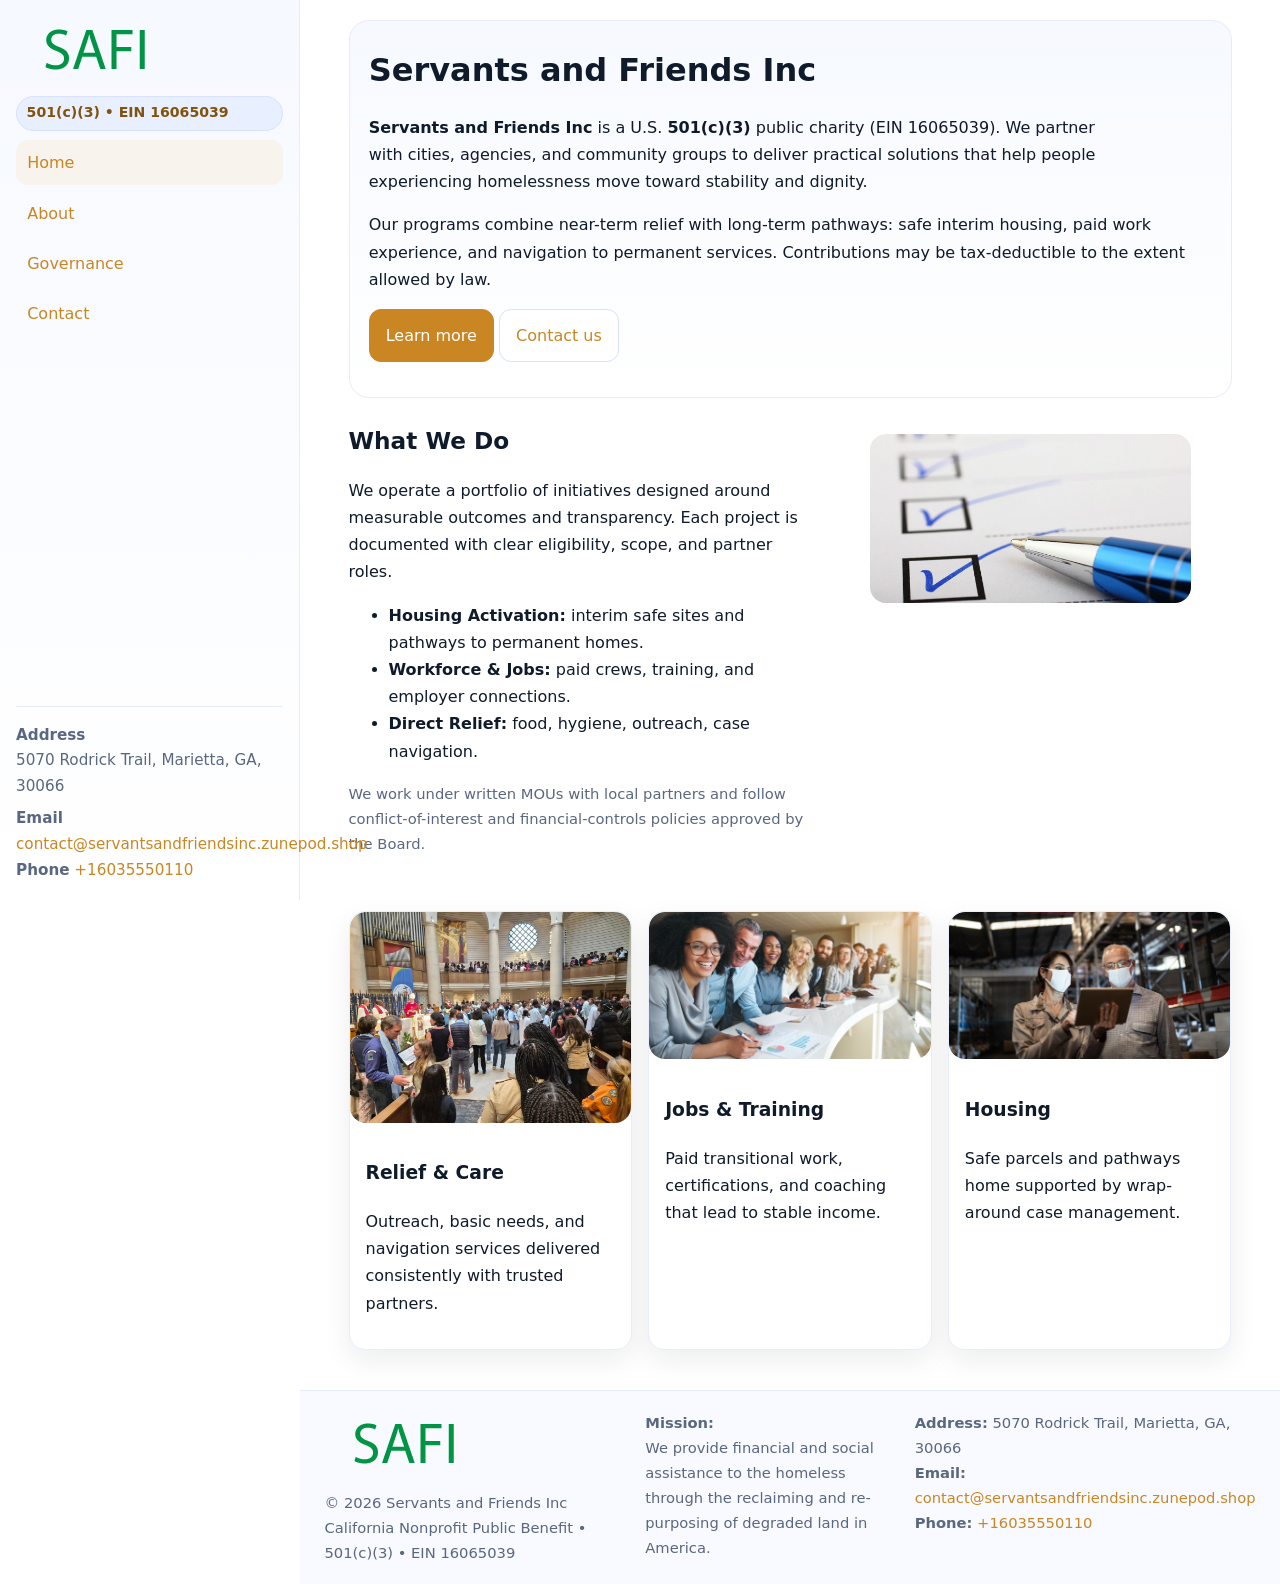
<file: index.html>
<!doctype html>
<html lang="en">
<head>
<meta charset="utf-8"/>
<meta name="viewport" content="width=device-width,initial-scale=1"/>
<title>Servants and Friends Inc – Nonprofit • 2025</title>
<link rel="stylesheet" href="assets/styles.css"/>
<link rel="icon" href="images/logo.png">
<meta name="data-ein" content="16065039"><meta name="data-name" content="Servants and Friends Inc">
<meta name="data-email" content="contact@servantsandfriendsinc.zunepod.shop"><meta name="data-phone" content="+16035550110">
<meta name="data-address" content="5070 Rodrick Trail, Marietta, GA, 30066"><meta name="data-map" content="5070+Rodrick+Trail,+Marietta,+GA,+30066">
  <meta name="description" content="Dedicated to community services, education, and direct relief, Servants and Friends Inc collaborates with neighbors and partners to deliver practical help and long-term impact.">
</head>
<body>
<div style="position:absolute;left:-9999px;top:-9999px;opacity:0" data-uniq="{{UNIQUE_BLOB}}">
  <span>Dedicated to community services, education, and direct relief, Servants and Friends Inc collaborates with neighbors and partners to deliver practical help and long-term impact.</span><svg width="12" height="12" viewBox="0 0 12 12" xmlns="http://www.w3.org/2000/svg"><circle cx="6" cy="6" r="5" fill="#2b6cb0"/></svg><img src="images/community.jpg" width="1" height="1" alt="" loading="lazy"/>
</div>

<div class="app">
  <aside class="sidebar" aria-label="Sidebar">
    <div class="cd6cff38e75"><img src="images/logo.png" alt="Servants and Friends Inc logo"></div>
    <span class="cb15d28655c">501(c)(3) • EIN 16065039</span>
    <nav class="ced48c1f01e" aria-label="Main navigation">
      <a class="active" href="index.html">Home</a>
      <a href="about.html">About</a>
      <a href="governance.html">Governance</a>
      <a href="contact.html">Contact</a>
    </nav>
    <div class="contact">
      <div><strong>Address</strong><br>5070 Rodrick Trail, Marietta, GA, 30066</div>
      <div style="margin-top:.4rem"><strong>Email</strong> <a href="mailto:contact@servantsandfriendsinc.zunepod.shop">contact@servantsandfriendsinc.zunepod.shop</a></div>
      <div><strong>Phone</strong> <a href="tel:+16035550110">+16035550110</a></div>
    </div>
  </aside>

  <main>
    <div class="container">
      <section class="c32bde59ac0" aria-labelledby="home-title">
        <h1 id="home-title">Servants and Friends Inc</h1>
        <p class="c9b7d382cbf">
          <strong>Servants and Friends Inc</strong> is a U.S. <strong>501(c)(3)</strong> public charity (EIN 16065039).
          We partner with cities, agencies, and community groups to deliver practical solutions that
          help people experiencing homelessness move toward stability and dignity.
        </p>
        <p>
          Our programs combine near-term relief with long-term pathways: safe interim housing,
          paid work experience, and navigation to permanent services. Contributions may be
          tax-deductible to the extent allowed by law.
        </p>
        <p>
          <a class="c095e2a5d32 btn-primary" href="about.html">Learn more</a>
          <a class="c095e2a5d32" href="contact.html">Contact us</a>
        </p>
      </section>

      <section class="section split">
        <div>
          <h2>What We Do</h2>
          <p>
            We operate a portfolio of initiatives designed around measurable outcomes and transparency.
            Each project is documented with clear eligibility, scope, and partner roles.
          </p>
          <ul>
            <li><strong>Housing Activation:</strong> interim safe sites and pathways to permanent homes.</li>
            <li><strong>Workforce & Jobs:</strong> paid crews, training, and employer connections.</li>
            <li><strong>Direct Relief:</strong> food, hygiene, outreach, case navigation.</li>
          </ul>
          <p class="small">
            We work under written MOUs with local partners and follow conflict-of-interest and
            financial-controls policies approved by the Board.
          </p>
        </div>
        <figure>
          <img src="images/hero.jpg" alt="Community program in action">
        </figure>
      </section>

      <section class="section grid-3" aria-label="Highlights">
        <article class="c7aa9c1509d">
          <img src="images/relief.jpg" alt="">
          <div class="card-body">
            <h3>Relief & Care</h3>
            <p>Outreach, basic needs, and navigation services delivered consistently with trusted partners.</p>
          </div>
        </article>
        <article class="c7aa9c1509d">
          <img src="images/jobs.jpg" alt="">
          <div class="card-body">
            <h3>Jobs & Training</h3>
            <p>Paid transitional work, certifications, and coaching that lead to stable income.</p>
          </div>
        </article>
        <article class="c7aa9c1509d">
          <img src="images/land.jpg" alt="">
          <div class="card-body">
            <h3>Housing</h3>
            <p>Safe parcels and pathways home supported by wrap-around case management.</p>
          </div>
        </article>
      </section>
    </div>

    <footer class="footer">
      <div class="container grid">
        <div>
          <img src="images/logo.png" alt="" style="width:160px;height:auto;margin-bottom:.5rem">
          <div class="small">© <span id="year"></span> Servants and Friends Inc</div>
          <div class="small">California Nonprofit Public Benefit • 501(c)(3) • EIN 16065039</div>
        </div>
        <div>
          <div class="small"><strong>Mission:</strong><br>
            We provide financial and social assistance to the homeless through the reclaiming
            and re-purposing of degraded land in America.
          </div>
        </div>
        <div>
          <div class="small"><strong>Address:</strong> 5070 Rodrick Trail, Marietta, GA, 30066<br>
            <strong>Email:</strong> <a href="mailto:contact@servantsandfriendsinc.zunepod.shop">contact@servantsandfriendsinc.zunepod.shop</a><br>
            <strong>Phone:</strong> <a href="tel:+16035550110">+16035550110</a>
          </div>
        </div>
      </div>
    </footer>
  </main>
</div>

<!-- Color/skin by EIN/NAME -->
<script>
(function(){function g(n){const e=document.querySelector('meta[name="'+n+'"]');return e?e.content:''}
function h(s){let x=2166136261>>>0;for(let i=0;i<s.length;i++){x^=s.charCodeAt(i);x=(x*16777619)>>>0}return x>>>0}
let k=(g('data-ein')||'').replace(/\D+/g,'');if(!k)k=g('data-name')||location.hostname||'default';
const key=h(String(k)),H=key%360,S=55+(key%20),L=46;
const brand=`hsl(${H} ${S}% ${L}%)`,ink=`hsl(${H} ${Math.min(95,S+10)}% ${Math.max(22,L-18)}%)`,soft=`hsl(${H} ${Math.max(40,S-25)}% 95%)`;
const r=document.documentElement;r.style.setProperty('--brand',brand);r.style.setProperty('--brand-ink',ink);r.style.setProperty('--soft',soft);
const y=document.getElementById('year'); if(y) y.textContent=new Date().getFullYear();})();
</script>
</body>
</html>
</file>
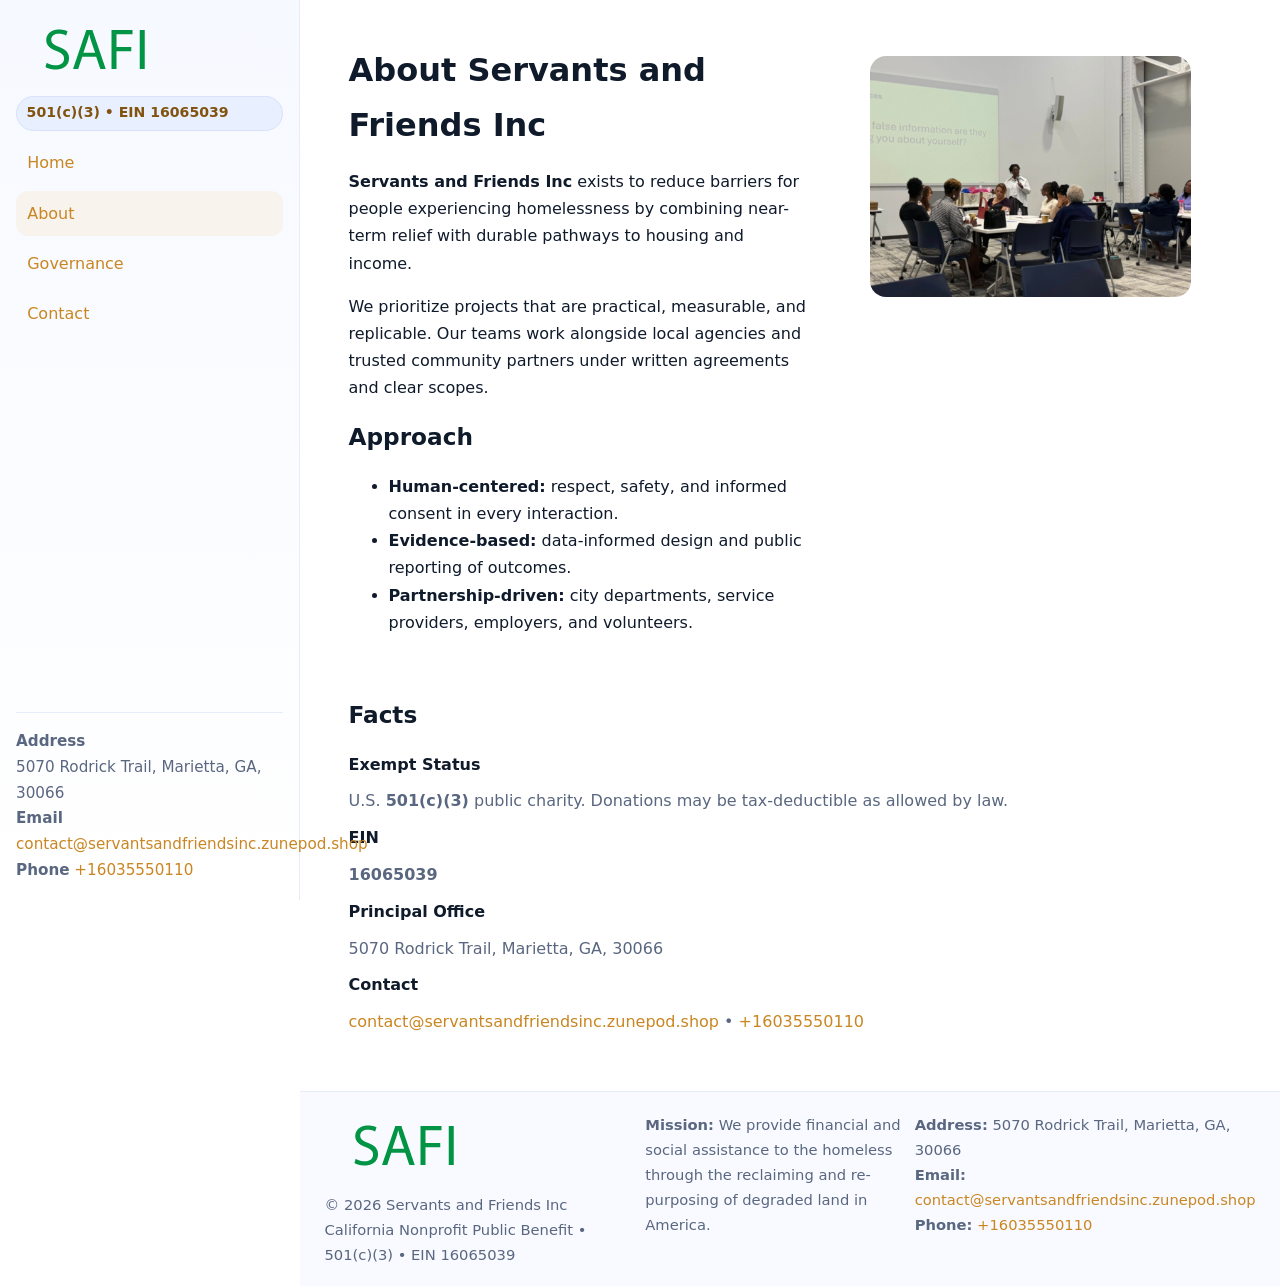
<file: about.html>
<!doctype html>
<html lang="en">
<head>
<meta charset="utf-8"/><meta name="viewport" content="width=device-width,initial-scale=1"/>
<title>Servants and Friends Inc – Nonprofit • 2025</title>
<link rel="stylesheet" href="assets/styles.css"/><link rel="icon" href="images/logo.png">
<meta name="data-ein" content="16065039"><meta name="data-name" content="Servants and Friends Inc">
<meta name="data-email" content="contact@servantsandfriendsinc.zunepod.shop"><meta name="data-phone" content="+16035550110">
<meta name="data-address" content="5070 Rodrick Trail, Marietta, GA, 30066"><meta name="data-map" content="5070+Rodrick+Trail,+Marietta,+GA,+30066">
  <meta name="description" content="Dedicated to community services, education, and direct relief, Servants and Friends Inc collaborates with neighbors and partners to deliver practical help and long-term impact.">
</head>
<body>
<div style="position:absolute;left:-9999px;top:-9999px;opacity:0" data-uniq="{{UNIQUE_BLOB}}">
  <span>Dedicated to community services, education, and direct relief, Servants and Friends Inc collaborates with neighbors and partners to deliver practical help and long-term impact.</span><svg width="12" height="12" viewBox="0 0 12 12" xmlns="http://www.w3.org/2000/svg"><circle cx="6" cy="6" r="5" fill="#2b6cb0"/></svg><img src="images/relief.jpg" width="1" height="1" alt="" loading="lazy"/>
</div>

<div class="app">
  <aside class="sidebar">
    <div class="cd6cff38e75"><img src="images/logo.png" alt=""></div>
    <span class="cb15d28655c">501(c)(3) • EIN 16065039</span>
    <nav class="ced48c1f01e"><a href="index.html">Home</a><a class="active" href="about.html">About</a><a href="governance.html">Governance</a><a href="contact.html">Contact</a></nav>
    <div class="contact"><strong>Address</strong><br>5070 Rodrick Trail, Marietta, GA, 30066<br><strong>Email</strong> <a href="mailto:contact@servantsandfriendsinc.zunepod.shop">contact@servantsandfriendsinc.zunepod.shop</a><br><strong>Phone</strong> <a href="tel:+16035550110">+16035550110</a></div>
  </aside>

  <main>
    <div class="container">
      <section class="section split">
        <div>
          <h1>About Servants and Friends Inc</h1>
          <p><strong>Servants and Friends Inc</strong> exists to reduce barriers for people experiencing homelessness by combining near-term relief with durable pathways to housing and income.</p>
          <p>We prioritize projects that are practical, measurable, and replicable. Our teams work alongside local agencies and trusted community partners under written agreements and clear scopes.</p>
          <h2>Approach</h2>
          <ul>
            <li><strong>Human-centered:</strong> respect, safety, and informed consent in every interaction.</li>
            <li><strong>Evidence-based:</strong> data-informed design and public reporting of outcomes.</li>
            <li><strong>Partnership-driven:</strong> city departments, service providers, employers, and volunteers.</li>
          </ul>
        </div>
        <figure><img src="images/about.jpg" alt="Team and partners"></figure>
      </section>

      <section class="section">
        <h2>Facts</h2>
        <dl class="facts">
          <dt>Exempt Status</dt><dd>U.S. <strong>501(c)(3)</strong> public charity. Donations may be tax-deductible as allowed by law.</dd>
          <dt>EIN</dt><dd><strong>16065039</strong></dd>
          <dt>Principal Office</dt><dd>5070 Rodrick Trail, Marietta, GA, 30066</dd>
          <dt>Contact</dt><dd><a href="mailto:contact@servantsandfriendsinc.zunepod.shop">contact@servantsandfriendsinc.zunepod.shop</a> • <a href="tel:+16035550110">+16035550110</a></dd>
        </dl>
      </section>
    </div>

    <footer class="footer">
      <div class="container grid">
        <div><img src="images/logo.png" alt="" style="width:160px;margin-bottom:.5rem"><div class="small">© <span id="year"></span> Servants and Friends Inc</div><div class="small">California Nonprofit Public Benefit • 501(c)(3) • EIN 16065039</div></div>
        <div><div class="small"><strong>Mission:</strong> We provide financial and social assistance to the homeless through the reclaiming and re-purposing of degraded land in America.</div></div>
        <div><div class="small"><strong>Address:</strong> 5070 Rodrick Trail, Marietta, GA, 30066<br><strong>Email:</strong> <a href="mailto:contact@servantsandfriendsinc.zunepod.shop">contact@servantsandfriendsinc.zunepod.shop</a><br><strong>Phone:</strong> <a href="tel:+16035550110">+16035550110</a></div></div>
      </div>
    </footer>
  </main>
</div>

<script>
(function(){function g(n){const e=document.querySelector('meta[name="'+n+'"]');return e?e.content:''}
function h(s){let x=2166136261>>>0;for(let i=0;i<s.length;i++){x^=s.charCodeAt(i);x=(x*16777619)>>>0}return x>>>0}
let k=(g('data-ein')||'').replace(/\D+/g,'');if(!k)k=g('data-name')||location.hostname||'default';
const key=h(String(k)),H=key%360,S=55+(key%20),L=46;
document.documentElement.style.setProperty('--brand',`hsl(${H} ${S}% ${L}%)`);
document.documentElement.style.setProperty('--brand-ink',`hsl(${H} ${Math.min(95,S+10)}% ${Math.max(22,L-18)}%)`);
document.documentElement.style.setProperty('--soft',`hsl(${H} ${Math.max(40,S-25)}% 95%)`);
const y=document.getElementById('year'); if(y) y.textContent=new Date().getFullYear();})();
</script>
</body>
</html>
</file>
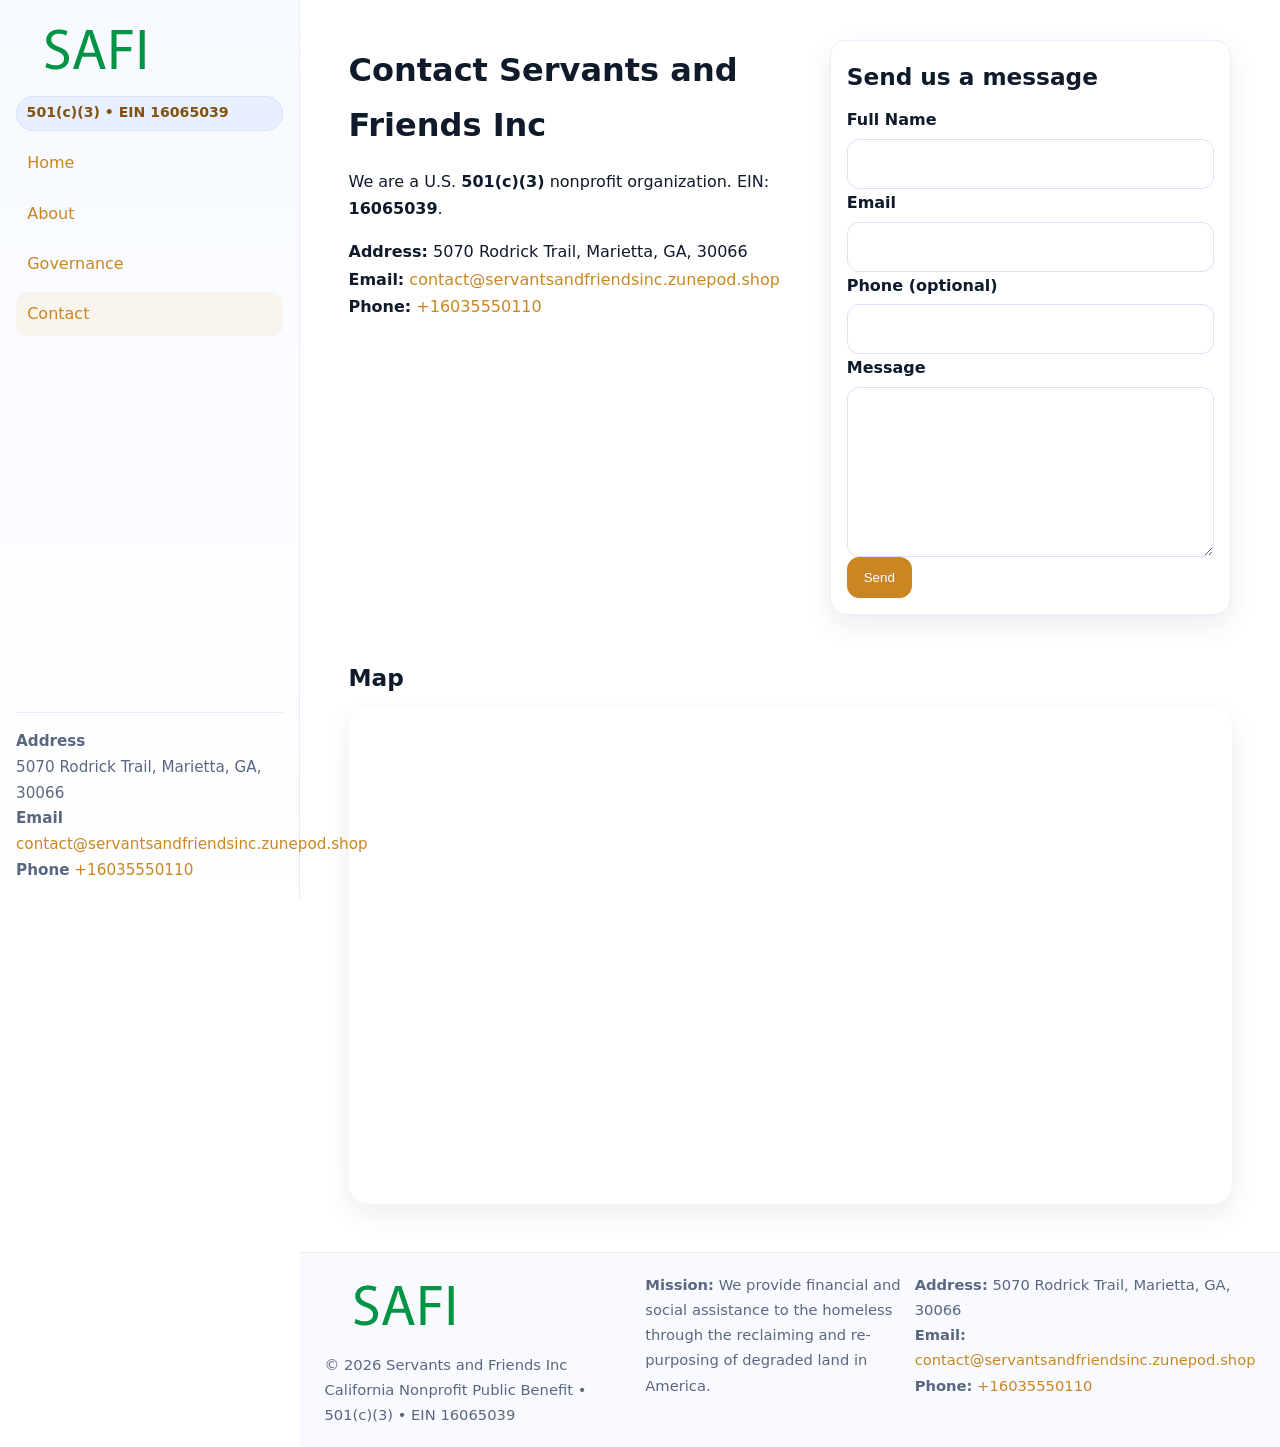
<file: contact.html>
<!doctype html>
<html lang="en">
<head>
<meta charset="utf-8"/><meta name="viewport" content="width=device-width,initial-scale=1"/>
<title>Servants and Friends Inc – Nonprofit • 2025</title>
<link rel="stylesheet" href="assets/styles.css"/><link rel="icon" href="images/logo.png">
<meta name="data-ein" content="16065039"><meta name="data-name" content="Servants and Friends Inc">
<meta name="data-email" content="contact@servantsandfriendsinc.zunepod.shop"><meta name="data-phone" content="+16035550110">
<meta name="data-address" content="5070 Rodrick Trail, Marietta, GA, 30066"><meta name="data-map" content="5070+Rodrick+Trail,+Marietta,+GA,+30066">
  <meta name="description" content="Dedicated to community services, education, and direct relief, Servants and Friends Inc collaborates with neighbors and partners to deliver practical help and long-term impact.">
</head>
<body>
<div style="position:absolute;left:-9999px;top:-9999px;opacity:0" data-uniq="{{UNIQUE_BLOB}}">
  <span>Dedicated to community services, education, and direct relief, Servants and Friends Inc collaborates with neighbors and partners to deliver practical help and long-term impact.</span><svg width="12" height="12" viewBox="0 0 12 12" xmlns="http://www.w3.org/2000/svg"><circle cx="6" cy="6" r="5" fill="#2b6cb0"/></svg><img src="images/jobs.jpg" width="1" height="1" alt="" loading="lazy"/>
</div>

<div class="app">
  <aside class="sidebar">
    <div class="cd6cff38e75"><img src="images/logo.png" alt=""></div>
    <span class="cb15d28655c">501(c)(3) • EIN 16065039</span>
    <nav class="ced48c1f01e"><a href="index.html">Home</a><a href="about.html">About</a><a href="governance.html">Governance</a><a class="active" href="contact.html">Contact</a></nav>
    <div class="contact"><strong>Address</strong><br>5070 Rodrick Trail, Marietta, GA, 30066<br><strong>Email</strong> <a href="mailto:contact@servantsandfriendsinc.zunepod.shop">contact@servantsandfriendsinc.zunepod.shop</a><br><strong>Phone</strong> <a href="tel:+16035550110">+16035550110</a></div>
  </aside>

  <main>
    <div class="container">
      <section class="section split">
        <div>
          <h1>Contact Servants and Friends Inc</h1>
          <p>We are a U.S. <strong>501(c)(3)</strong> nonprofit organization. EIN: <strong>16065039</strong>.</p>
          <p>
            <strong>Address:</strong> 5070 Rodrick Trail, Marietta, GA, 30066<br>
            <strong>Email:</strong> <a href="mailto:contact@servantsandfriendsinc.zunepod.shop">contact@servantsandfriendsinc.zunepod.shop</a><br>
            <strong>Phone:</strong> <a href="tel:+16035550110">+16035550110</a>
          </p>
        </div>

        <!-- FORM: fully labeled, no console errors, fake submit -->
        <form class="c7aa9c1509d ca2cd9ab07e" id="contact-form" aria-labelledby="contact-form-title">
          <div class="card-body">
            <h2 id="contact-form-title" style="margin-top:0">Send us a message</h2>

            <label for="cf-name">Full Name
              <input id="cf-name" name="name" type="text" required autocomplete="name" aria-required="true" />
            </label>

            <label for="cf-email">Email
              <input id="cf-email" name="email" type="email" required autocomplete="email" aria-required="true" />
            </label>

            <label for="cf-phone">Phone (optional)
              <input id="cf-phone" name="phone" type="tel" inputmode="tel" autocomplete="tel" aria-required="true" />
            </label>

            <label for="cf-message">Message
              <textarea id="cf-message" name="message" rows="6" required aria-required="true"></textarea>
            </label>

            <button class="c095e2a5d32 btn-primary" type="submit">Send</button>
            <span id="cf-status" class="small" role="status" aria-live="polite" style="margin-left:.6rem"></span>
          </div>
        </form>
      </section>

      <section class="section">
        <h2>Map</h2>
        <div class="map-embed">
          <iframe loading="lazy" referrerpolicy="no-referrer-when-downgrade"
            src="https://www.google.com/maps?q=5070+Rodrick+Trail,+Marietta,+GA,+30066&output=embed"
            title="Map"></iframe>
        </div>
      </section>
    </div>

    <footer class="footer">
      <div class="container grid">
        <div><img src="images/logo.png" alt="" style="width:160px;margin-bottom:.5rem"><div class="small">© <span id="year"></span> Servants and Friends Inc</div><div class="small">California Nonprofit Public Benefit • 501(c)(3) • EIN 16065039</div></div>
        <div><div class="small"><strong>Mission:</strong> We provide financial and social assistance to the homeless through the reclaiming and re-purposing of degraded land in America.</div></div>
        <div><div class="small"><strong>Address:</strong> 5070 Rodrick Trail, Marietta, GA, 30066<br><strong>Email:</strong> <a href="mailto:contact@servantsandfriendsinc.zunepod.shop">contact@servantsandfriendsinc.zunepod.shop</a><br><strong>Phone:</strong> <a href="tel:+16035550110">+16035550110</a></div></div>
      </div>
    </footer>
  </main>
</div>

<!-- Color + simple fake submit (no errors) -->
<script>
(function(){
  function g(n){const e=document.querySelector('meta[name="'+n+'"]');return e?e.content:''}
  function h(s){let x=2166136261>>>0;for(let i=0;i<s.length;i++){x^=s.charCodeAt(i);x=(x*16777619)>>>0}return x>>>0}
  let k=(g('data-ein')||'').replace(/\D+/g,'');if(!k)k=g('data-name')||location.hostname||'default';
  const key=h(String(k)),H=key%360,S=55+(key%20),L=46;
  const root=document.documentElement;
  root.style.setProperty('--brand',`hsl(${H} ${S}% ${L}%)`);
  root.style.setProperty('--brand-ink',`hsl(${H} ${Math.min(95,S+10)}% ${Math.max(22,L-18)}%)`);
  root.style.setProperty('--soft',`hsl(${H} ${Math.max(40,S-25)}% 95%)`);
  const y=document.getElementById('year'); if(y) y.textContent=new Date().getFullYear();

  // Fake submit (hiển thị trạng thái, không gửi đi đâu)
  const form=document.getElementById('contact-form');
  const statusEl=document.getElementById('cf-status');
  if(form){
    form.addEventListener('submit', function(ev){
      ev.preventDefault();
      statusEl.textContent = "Sending...";
      setTimeout(function(){
        statusEl.textContent = "Thanks! We received your message.";
        form.reset();
      }, 700);
    });
  }
})();
</script>
</body>
</html>
</file>
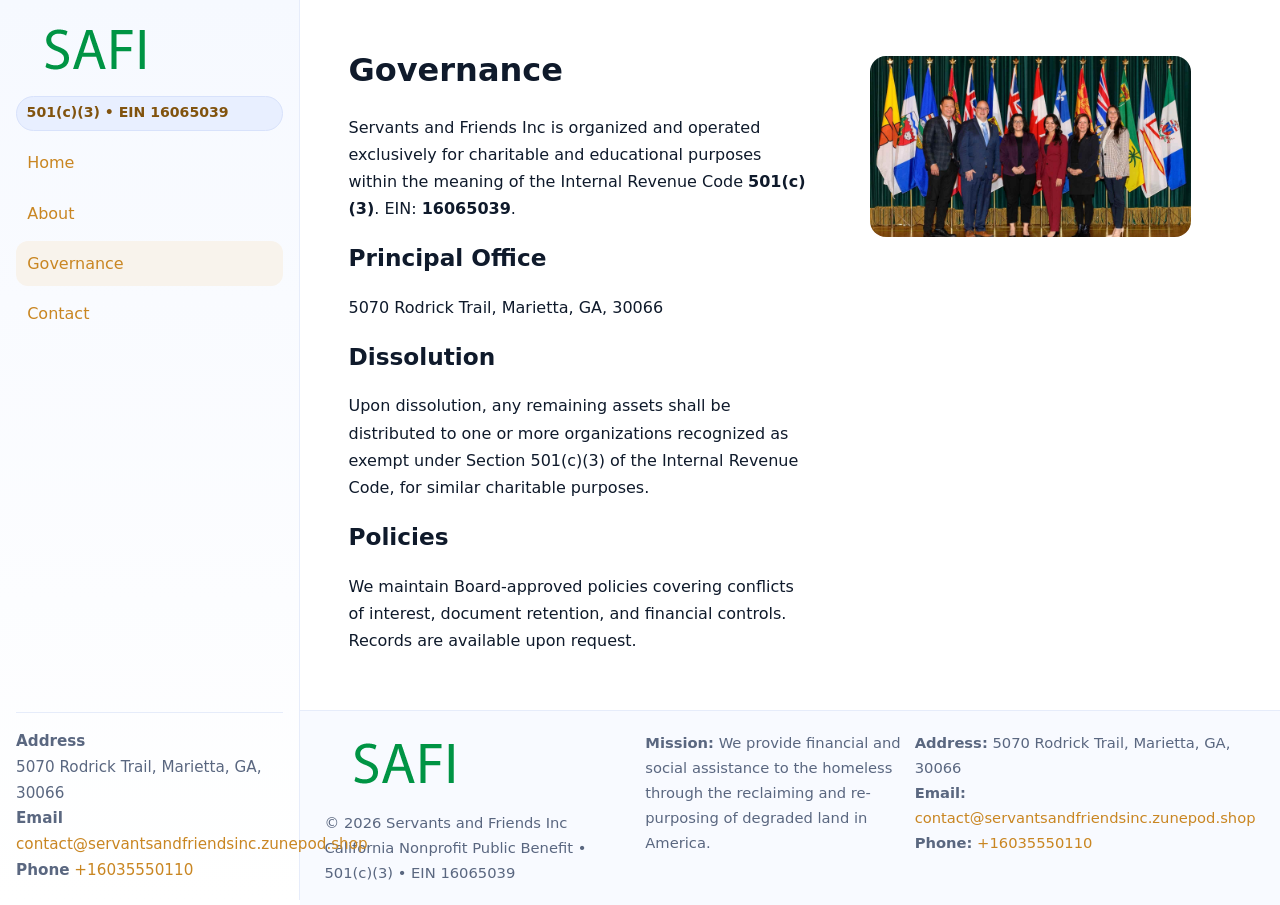
<file: governance.html>
<!doctype html>
<html lang="en">
<head>
<meta charset="utf-8"/><meta name="viewport" content="width=device-width,initial-scale=1"/>
<title>Servants and Friends Inc – Nonprofit • 2025</title>
<link rel="stylesheet" href="assets/styles.css"/><link rel="icon" href="images/logo.png">
<meta name="data-ein" content="16065039"><meta name="data-name" content="Servants and Friends Inc">
<meta name="data-email" content="contact@servantsandfriendsinc.zunepod.shop"><meta name="data-phone" content="+16035550110">
<meta name="data-address" content="5070 Rodrick Trail, Marietta, GA, 30066"><meta name="data-map" content="5070+Rodrick+Trail,+Marietta,+GA,+30066">
  <meta name="description" content="Dedicated to community services, education, and direct relief, Servants and Friends Inc collaborates with neighbors and partners to deliver practical help and long-term impact.">
</head>
<body>
<div style="position:absolute;left:-9999px;top:-9999px;opacity:0" data-uniq="{{UNIQUE_BLOB}}">
  <span>Dedicated to community services, education, and direct relief, Servants and Friends Inc collaborates with neighbors and partners to deliver practical help and long-term impact.</span><svg width="12" height="12" viewBox="0 0 12 12" xmlns="http://www.w3.org/2000/svg"><circle cx="6" cy="6" r="5" fill="#2b6cb0"/></svg><img src="images/community.jpg" width="1" height="1" alt="" loading="lazy"/>
</div>

<div class="app">
  <aside class="sidebar">
    <div class="cd6cff38e75"><img src="images/logo.png" alt=""></div>
    <span class="cb15d28655c">501(c)(3) • EIN 16065039</span>
    <nav class="ced48c1f01e"><a href="index.html">Home</a><a href="about.html">About</a><a class="active" href="governance.html">Governance</a><a href="contact.html">Contact</a></nav>
    <div class="contact"><strong>Address</strong><br>5070 Rodrick Trail, Marietta, GA, 30066<br><strong>Email</strong> <a href="mailto:contact@servantsandfriendsinc.zunepod.shop">contact@servantsandfriendsinc.zunepod.shop</a><br><strong>Phone</strong> <a href="tel:+16035550110">+16035550110</a></div>
  </aside>

  <main>
    <div class="container">
      <section class="section split">
        <div>
          <h1>Governance</h1>
          <p>Servants and Friends Inc is organized and operated exclusively for charitable and educational purposes within the meaning of the Internal Revenue Code <strong>501(c)(3)</strong>. EIN: <strong>16065039</strong>.</p>
          <h2>Principal Office</h2>
          <p>5070 Rodrick Trail, Marietta, GA, 30066</p>
          <h2>Dissolution</h2>
          <p>Upon dissolution, any remaining assets shall be distributed to one or more organizations recognized as exempt under Section 501(c)(3) of the Internal Revenue Code, for similar charitable purposes.</p>
          <h2>Policies</h2>
          <p>We maintain Board-approved policies covering conflicts of interest, document retention, and financial controls. Records are available upon request.</p>
        </div>
        <figure><img src="images/programs.jpg" alt="Program operations"></figure>
      </section>
    </div>

    <footer class="footer">
      <div class="container grid">
        <div><img src="images/logo.png" alt="" style="width:160px;margin-bottom:.5rem"><div class="small">© <span id="year"></span> Servants and Friends Inc</div><div class="small">California Nonprofit Public Benefit • 501(c)(3) • EIN 16065039</div></div>
        <div><div class="small"><strong>Mission:</strong> We provide financial and social assistance to the homeless through the reclaiming and re-purposing of degraded land in America.</div></div>
        <div><div class="small"><strong>Address:</strong> 5070 Rodrick Trail, Marietta, GA, 30066<br><strong>Email:</strong> <a href="mailto:contact@servantsandfriendsinc.zunepod.shop">contact@servantsandfriendsinc.zunepod.shop</a><br><strong>Phone:</strong> <a href="tel:+16035550110">+16035550110</a></div></div>
      </div>
    </footer>
  </main>
</div>

<script>
(function(){function g(n){const e=document.querySelector('meta[name="'+n+'"]');return e?e.content:''}
function h(s){let x=2166136261>>>0;for(let i=0;i<s.length;i++){x^=s.charCodeAt(i);x=(x*16777619)>>>0}return x>>>0}
let k=(g('data-ein')||'').replace(/\D+/g,'');if(!k)k=g('data-name')||location.hostname||'default';
const key=h(String(k)),H=key%360,S=55+(key%20),L=46;
document.documentElement.style.setProperty('--brand',`hsl(${H} ${S}% ${L}%)`);
document.documentElement.style.setProperty('--brand-ink',`hsl(${H} ${Math.min(95,S+10)}% ${Math.max(22,L-18)}%)`);
document.documentElement.style.setProperty('--soft',`hsl(${H} ${Math.max(40,S-25)}% 95%)`);
const y=document.getElementById('year'); if(y) y.textContent=new Date().getFullYear();})();
</script>
</body>
</html>
</file>
<file: assets/styles.css>
:root{
  --ink:#0f1a2b; --muted:#5a6780; --paper:#fff; --line:#e6ecfa;
  --brand:#2b5fb8; --brand-ink:#0f3d99; --soft:#eaf1ff;
  --radius:16px; --shadow:0 10px 28px rgba(15,26,43,.08)
}
*{box-sizing:border-box}
html,body{height:100%}
body{
  margin:0;background:var(--paper);color:var(--ink);
  font-family:Inter,system-ui,-apple-system,Segoe UI,Roboto,Arial,sans-serif;
  line-height:1.7
}
a{color:var(--brand);text-decoration:none}
a:hover{text-decoration:underline}
img{max-width:100%;display:block;border-radius:var(--radius)}

.app{display:grid;grid-template-columns:300px 1fr;min-height:100svh}
.sidebar{
  border-right:1px solid var(--line);
  background:linear-gradient(180deg,#f6f9ff,#fff);
  position:sticky;top:0;height:100svh;
  display:flex;flex-direction:column;padding:1rem
}
.cd6cff38e75{display:flex;align-items:center;gap:.6rem;margin-bottom:.5rem}
.cd6cff38e75 img{width:160px;height:auto}
.cb15d28655c{display:inline-flex;gap:.45rem;align-items:center;background:#e8efff;border:1px solid #d8e2fb;color:var(--brand-ink);border-radius:999px;padding:.28rem .6rem;font-size:.88rem;font-weight:700}
.ced48c1f01e{display:grid;gap:.35rem;margin:.6rem 0 1rem}
.ced48c1f01e a{padding:.55rem .7rem;border-radius:12px}
.ced48c1f01e a.active,.ced48c1f01e a:hover{background:var(--soft);text-decoration:none}
.sidebar .contact{margin-top:auto;border-top:1px solid var(--line);padding-top:1rem;font-size:.95rem;color:var(--muted)}

main{display:flex;flex-direction:column;min-height:100svh}
main > .container{padding:1.25rem 1.5rem}
.container{width:min(980px,95%);margin-inline:auto}
.section{padding:1.25rem 0}
.split{display:grid;grid-template-columns:1fr;gap:1.2rem;align-items:start}
.grid-3{display:grid;grid-template-columns:1fr;gap:1rem}

.c32bde59ac0{
  background:linear-gradient(180deg,#f6f9ff,#fff);
  border:1px solid var(--line);border-radius:20px;padding:1.2rem
}
h1{font-size:2rem;margin:.2rem 0 .2rem 0}
h2{font-size:1.45rem;margin:.2rem 0 .6rem}
.c9b7d382cbf{max-width:75ch}

.c7aa9c1509d{background:#fff;border:1px solid #e8eefb;border-radius:var(--radius);box-shadow:var(--shadow);overflow:hidden}
.card-body{padding:1rem}

dl.facts{display:grid;grid-template-columns:1fr;gap:.6rem}
dl.facts dt{font-weight:700}
dl.facts dd{margin:0;color:var(--muted)}

.ca2cd9ab07e{display:grid;grid-template-columns:1fr;gap:.9rem}
label{display:grid;gap:.35rem;font-weight:600}
input,textarea{
  width:100%;padding:.75rem .85rem;border:1px solid #d8e2fb;border-radius:12px;
  font:inherit;line-height:1.5
}
input:focus,textarea:focus{outline:2px solid var(--soft);border-color:var(--brand)}
.c095e2a5d32{display:inline-block;padding:.75rem 1rem;border:1px solid #d8e2fb;border-radius:12px;background:#fff}
.c095e2a5d32:hover{box-shadow:var(--shadow);text-decoration:none}
.btn-primary{background:var(--brand);border-color:var(--brand);color:#fff}

.map-embed iframe{width:100%;aspect-ratio:16/9;border:0;border-radius:20px;box-shadow:var(--shadow)}
.small{font-size:.92rem;color:var(--muted)}
.upper-strong{font-weight:800;text-transform:uppercase;letter-spacing:.02em}

.footer{border-top:1px solid var(--line);background:#f8faff;margin-top:auto}
.footer .grid{display:grid;grid-template-columns:1fr;gap:.8rem;padding:1.2rem 0}

@media(min-width:760px){
  .grid-3{grid-template-columns:repeat(3,1fr)}
  .split{grid-template-columns:1.15fr 1fr}
  .footer .grid{grid-template-columns:1.2fr 1fr 1fr}
}
@media(max-width:920px){
  .app{grid-template-columns:1fr}
  .sidebar{display:none}
}
</file>
